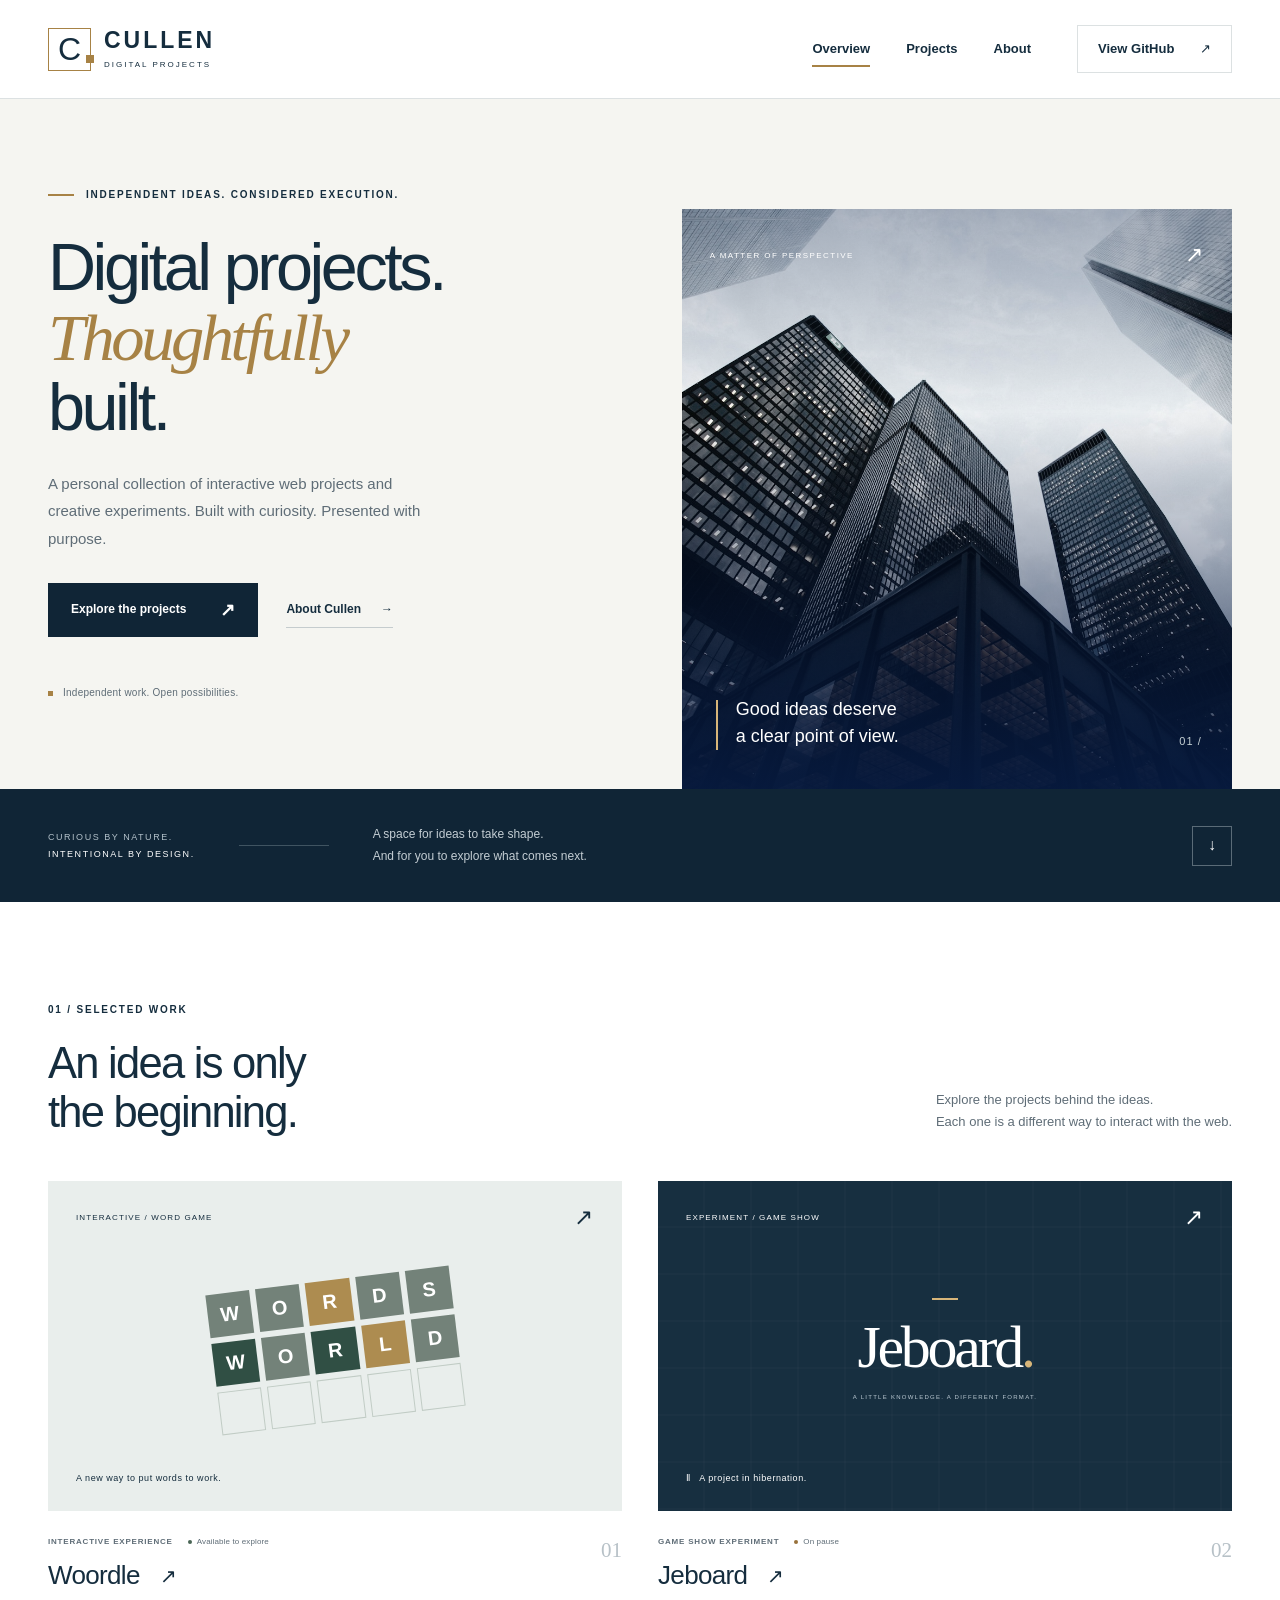
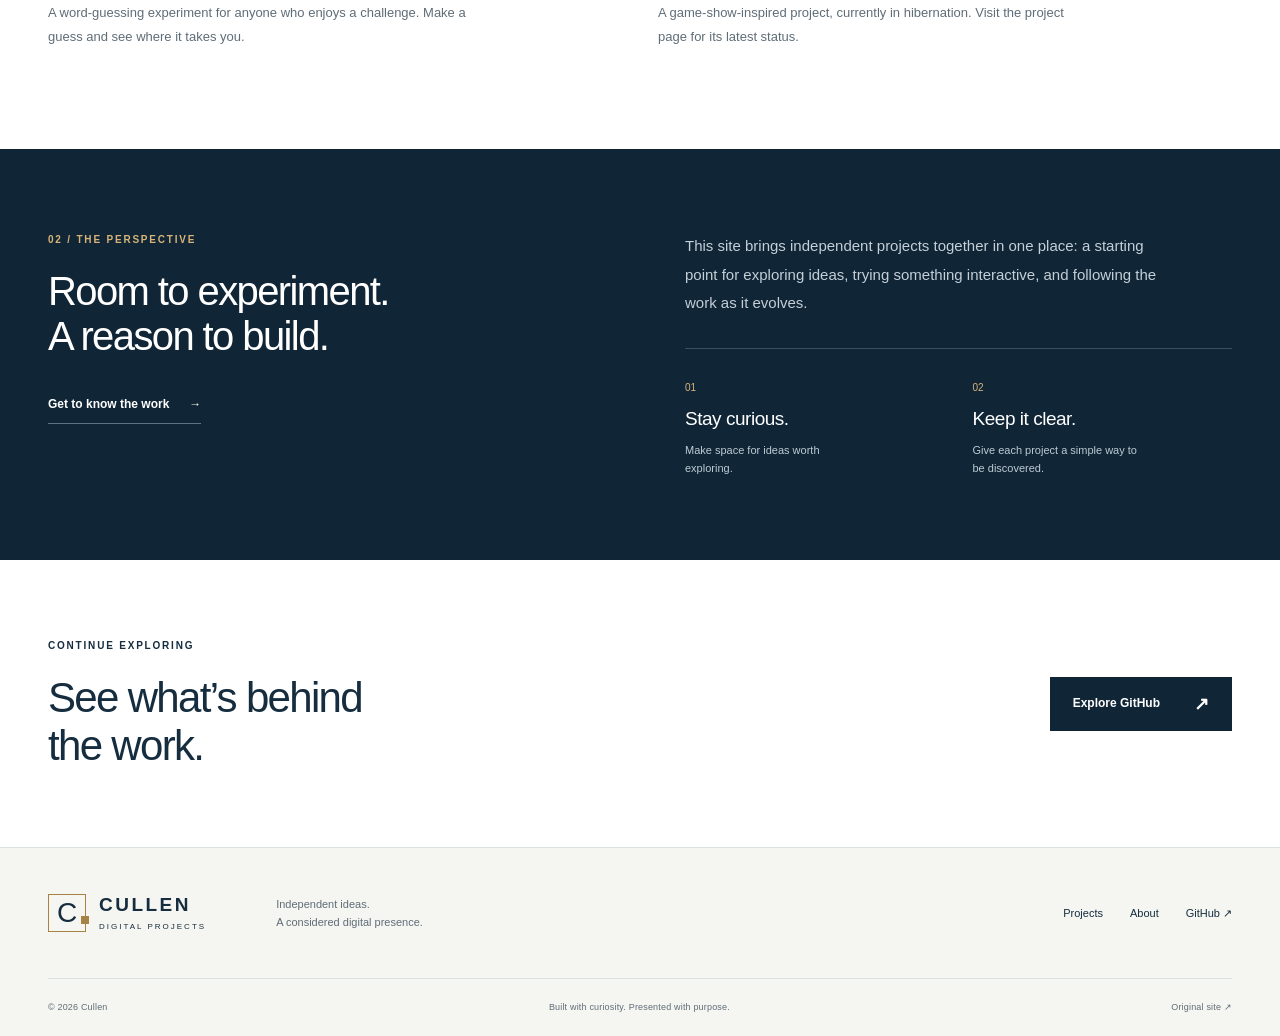
<file: index.html>
﻿<!doctype html>
<html lang="en"><head>
<meta charset="utf-8"><meta name="viewport" content="width=device-width, initial-scale=1">
<meta name="description" content="Explore Cullen's independent digital projects, interactive web experiences, and creative experiments.">
<meta name="theme-color" content="#102536"><meta property="og:title" content="Cullen — Digital projects. Thoughtfully built."><meta property="og:description" content="Independent ideas, interactive projects, and a considered approach to the web."><meta property="og:type" content="website"><meta property="og:url" content="https://cullenk2atwit.github.io/"><meta property="og:image" content="https://cullenk2atwit.github.io/assets/architecture.jpg">
<title>Cullen — Digital Projects</title><link rel="icon" href="assets/favicon.svg" type="image/svg+xml"><link rel="stylesheet" href="styles.css"><script src="script.js" defer></script>
</head><body>
<a class="skip-link" href="#main">Skip to content</a>
<header class="site-header"><div class="container header-inner">
<a class="brand" href="index.html" aria-label="Cullen home"><span class="brand-mark" aria-hidden="true">C<i></i></span><span>CULLEN<small>DIGITAL PROJECTS</small></span></a>
<button class="menu-toggle" type="button" aria-controls="primary-nav" aria-expanded="false" hidden>Menu <span aria-hidden="true">+</span></button>
<nav class="primary-nav" id="primary-nav" aria-label="Main navigation"><a href="index.html" aria-current="page">Overview</a><a href="#projects">Projects</a><a href="about.html">About</a><a class="nav-cta" href="https://github.com/cullenk2atwit">View GitHub <span aria-hidden="true">↗</span></a></nav>
</div></header>
<main id="main">
<section class="hero" aria-labelledby="hero-title"><div class="container hero-grid"><div class="hero-copy">
<p class="eyebrow"><i></i> INDEPENDENT IDEAS. CONSIDERED EXECUTION.</p>
<h1 id="hero-title">Digital projects.<br><em>Thoughtfully</em><br>built.</h1>
<p class="hero-description">A personal collection of interactive web projects and creative experiments. Built with curiosity. Presented with purpose.</p>
<div class="button-row"><a class="button" href="#projects">Explore the projects <span aria-hidden="true">↗</span></a><a class="text-link" href="about.html">About Cullen <span aria-hidden="true">→</span></a></div>
<p class="hero-note"><i></i>Independent work. Open possibilities.</p></div>
<div class="hero-visual"><img src="assets/architecture.jpg" width="1600" height="1067" alt="Looking upward between glass towers toward an open sky" fetchpriority="high"><div class="visual-topline"><span>A MATTER OF PERSPECTIVE</span><span aria-hidden="true">↗</span></div><div class="visual-caption"><i></i><p>Good ideas deserve<br><strong>a clear point of view.</strong></p><span class="caption-index" aria-hidden="true">01 /</span></div></div>
</div></section>
<div class="intro-strip"><div class="container intro-strip-inner"><p>CURIOUS BY NATURE.<br><strong>INTENTIONAL BY DESIGN.</strong></p><span class="strip-line" aria-hidden="true"></span><p>A space for ideas to take shape.<br>And for you to explore what comes next.</p><a href="#projects" aria-label="Scroll to selected projects">↓</a></div></div>
<section class="section projects-section" id="projects" aria-labelledby="projects-title"><div class="container">
<div class="section-heading"><div><p class="eyebrow">01 / SELECTED WORK</p><h2 id="projects-title">An idea is only<br>the beginning.</h2></div><p>Explore the projects behind the ideas.<br>Each one is a different way to interact with the web.</p></div>
<div class="projects-grid">
<article class="project"><a class="project-art word-art" href="https://cullenk2atwit.github.io/worldle/" aria-label="Open Woordle, an interactive word game"><div class="art-meta"><span>INTERACTIVE / WORD GAME</span><span aria-hidden="true">↗</span></div><div class="word-board" aria-hidden="true"><span>W</span><span>O</span><span class="gold">R</span><span>D</span><span>S</span><span class="green">W</span><span>O</span><span class="green">R</span><span class="gold">L</span><span>D</span><span class="outline"></span><span class="outline"></span><span class="outline"></span><span class="outline"></span><span class="outline"></span></div><span class="art-label">A new way to put words to work.</span></a>
<div class="project-detail"><div><p class="project-type">INTERACTIVE EXPERIENCE <span class="status"><i></i>Available to explore</span></p><h3><a href="https://cullenk2atwit.github.io/worldle/">Woordle <span aria-hidden="true">↗</span></a></h3><p>A word-guessing experiment for anyone who enjoys a challenge. Make a guess and see where it takes you.</p></div><span class="project-number" aria-hidden="true">01</span></div></article>
<article class="project"><a class="project-art jeboard-art" href="https://cullenk2atwit.github.io/Jeboard/" aria-label="Visit Jeboard, currently on pause"><div class="art-meta"><span>EXPERIMENT / GAME SHOW</span><span aria-hidden="true">↗</span></div><div class="jeboard-identity" aria-hidden="true"><i></i><span>Jeboard<b>.</b></span><small>A LITTLE KNOWLEDGE. A DIFFERENT FORMAT.</small></div><span class="art-label">Ⅱ &nbsp; A project in hibernation.</span></a>
<div class="project-detail"><div><p class="project-type">GAME SHOW EXPERIMENT <span class="status paused"><i></i>On pause</span></p><h3><a href="https://cullenk2atwit.github.io/Jeboard/">Jeboard <span aria-hidden="true">↗</span></a></h3><p>A game-show-inspired project, currently in hibernation. Visit the project page for its latest status.</p></div><span class="project-number" aria-hidden="true">02</span></div></article>
</div></div></section>
<section class="perspective-section" aria-labelledby="perspective-title"><div class="container perspective-grid"><div><p class="eyebrow">02 / THE PERSPECTIVE</p><h2 id="perspective-title">Room to experiment.<br>A reason to build.</h2><a class="text-link light-link" href="about.html">Get to know the work <span aria-hidden="true">→</span></a></div><div class="perspective-copy"><p>This site brings independent projects together in one place: a starting point for exploring ideas, trying something interactive, and following the work as it evolves.</p><div class="principles"><div><span>01</span><h3>Stay curious.</h3><p>Make space for ideas worth exploring.</p></div><div><span>02</span><h3>Keep it clear.</h3><p>Give each project a simple way to be discovered.</p></div></div></div></div></section>
<section class="container closing-section" aria-labelledby="closing-title"><div><p class="eyebrow">CONTINUE EXPLORING</p><h2 id="closing-title">See what’s behind<br>the work.</h2></div><a class="button" href="https://github.com/cullenk2atwit">Explore GitHub <span aria-hidden="true">↗</span></a></section>
</main>
<footer class="site-footer"><div class="container footer-top"><a class="brand" href="index.html"><span class="brand-mark" aria-hidden="true">C<i></i></span><span>CULLEN<small>DIGITAL PROJECTS</small></span></a><p>Independent ideas.<br>A considered digital presence.</p><nav aria-label="Footer navigation"><a href="#projects">Projects</a><a href="about.html">About</a><a href="https://github.com/cullenk2atwit">GitHub ↗</a></nav></div><div class="container footer-bottom"><span>© <span data-year>2026</span> Cullen</span><span>Built with curiosity. Presented with purpose.</span><a href="archive.html">Original site ↗</a></div></footer>
</body></html>
</file>
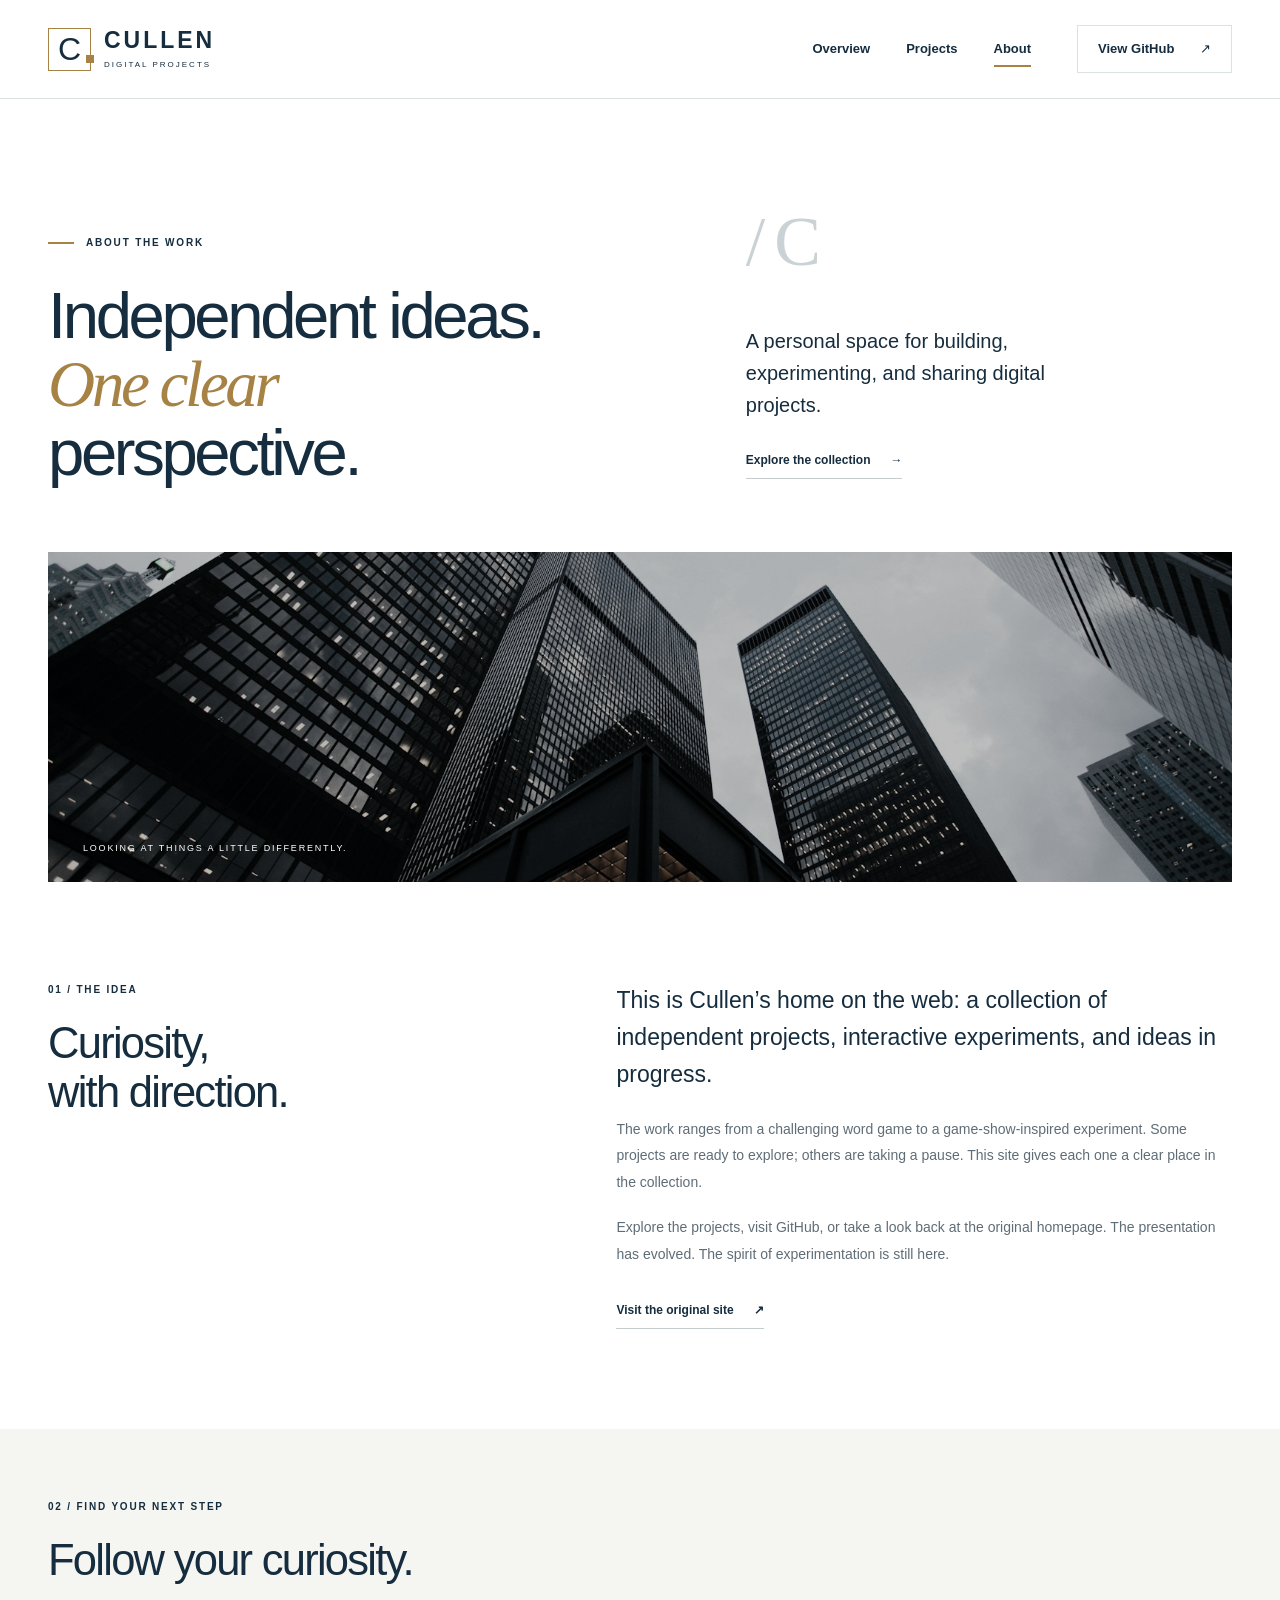
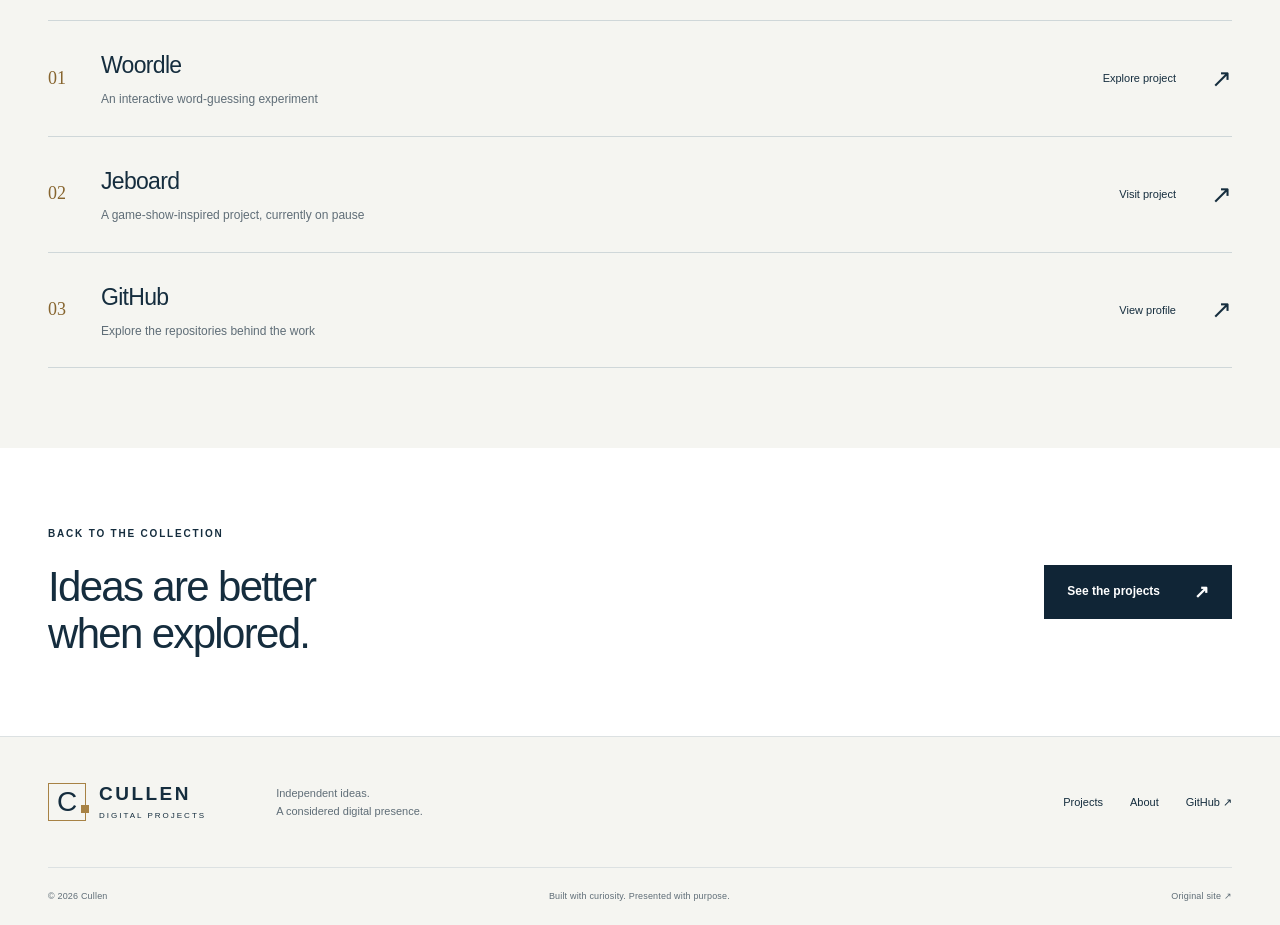
<file: about.html>
﻿<!doctype html>
<html lang="en"><head><meta charset="utf-8"><meta name="viewport" content="width=device-width, initial-scale=1"><meta name="description" content="A closer look at Cullen's independent web projects and the ideas behind this digital collection."><meta name="theme-color" content="#102536"><title>About — Cullen Digital Projects</title><link rel="icon" href="assets/favicon.svg" type="image/svg+xml"><link rel="stylesheet" href="styles.css"><script src="script.js" defer></script></head><body>
<a class="skip-link" href="#main">Skip to content</a>

<header class="site-header"><div class="container header-inner">
<a class="brand" href="index.html" aria-label="Cullen home"><span class="brand-mark" aria-hidden="true">C<i></i></span><span>CULLEN<small>DIGITAL PROJECTS</small></span></a>
<button class="menu-toggle" type="button" aria-controls="primary-nav" aria-expanded="false" hidden>Menu <span aria-hidden="true">+</span></button>
<nav class="primary-nav" id="primary-nav" aria-label="Main navigation"><a href="index.html">Overview</a><a href="index.html#projects">Projects</a><a href="about.html" aria-current="page">About</a><a class="nav-cta" href="https://github.com/cullenk2atwit">View GitHub <span aria-hidden="true">↗</span></a></nav>
</div></header>
<main id="main">
<section class="about-hero container" aria-labelledby="about-title"><div><p class="eyebrow"><i></i> ABOUT THE WORK</p><h1 id="about-title">Independent ideas.<br><em>One clear</em><br>perspective.</h1></div><div class="about-intro"><span class="section-number" aria-hidden="true">/ C</span><p>A personal space for building, experimenting, and sharing digital projects.</p><a class="text-link" href="index.html#projects">Explore the collection <span aria-hidden="true">→</span></a></div></section>
<div class="about-image container"><img src="assets/architecture.jpg" width="1600" height="1067" alt="Glass architecture framing an open sky"><span>LOOKING AT THINGS A LITTLE DIFFERENTLY.</span></div>
<section class="section container about-story" aria-labelledby="story-title"><div><p class="eyebrow">01 / THE IDEA</p><h2 id="story-title">Curiosity,<br>with direction.</h2></div><div><p class="lead">This is Cullen’s home on the web: a collection of independent projects, interactive experiments, and ideas in progress.</p><p>The work ranges from a challenging word game to a game-show-inspired experiment. Some projects are ready to explore; others are taking a pause. This site gives each one a clear place in the collection.</p><p>Explore the projects, visit GitHub, or take a look back at the original homepage. The presentation has evolved. The spirit of experimentation is still here.</p><a class="text-link" href="archive.html">Visit the original site <span aria-hidden="true">↗</span></a></div></section>
<section class="about-directory" aria-labelledby="directory-title"><div class="container"><p class="eyebrow">02 / FIND YOUR NEXT STEP</p><h2 id="directory-title">Follow your curiosity.</h2><a class="directory-row" href="https://cullenk2atwit.github.io/worldle/"><span class="directory-number">01</span><span><strong>Woordle</strong><small>An interactive word-guessing experiment</small></span><span class="directory-status">Explore project</span><span aria-hidden="true">↗</span></a><a class="directory-row" href="https://cullenk2atwit.github.io/Jeboard/"><span class="directory-number">02</span><span><strong>Jeboard</strong><small>A game-show-inspired project, currently on pause</small></span><span class="directory-status">Visit project</span><span aria-hidden="true">↗</span></a><a class="directory-row" href="https://github.com/cullenk2atwit"><span class="directory-number">03</span><span><strong>GitHub</strong><small>Explore the repositories behind the work</small></span><span class="directory-status">View profile</span><span aria-hidden="true">↗</span></a></div></section>
<section class="container closing-section" aria-labelledby="closing-title"><div><p class="eyebrow">BACK TO THE COLLECTION</p><h2 id="closing-title">Ideas are better<br>when explored.</h2></div><a class="button" href="index.html#projects">See the projects <span aria-hidden="true">↗</span></a></section>
</main>

<footer class="site-footer"><div class="container footer-top"><a class="brand" href="index.html"><span class="brand-mark" aria-hidden="true">C<i></i></span><span>CULLEN<small>DIGITAL PROJECTS</small></span></a><p>Independent ideas.<br>A considered digital presence.</p><nav aria-label="Footer navigation"><a href="index.html#projects">Projects</a><a href="about.html">About</a><a href="https://github.com/cullenk2atwit">GitHub ↗</a></nav></div><div class="container footer-bottom"><span>© <span data-year>2026</span> Cullen</span><span>Built with curiosity. Presented with purpose.</span><a href="archive.html">Original site ↗</a></div></footer>
</body></html>
</file>
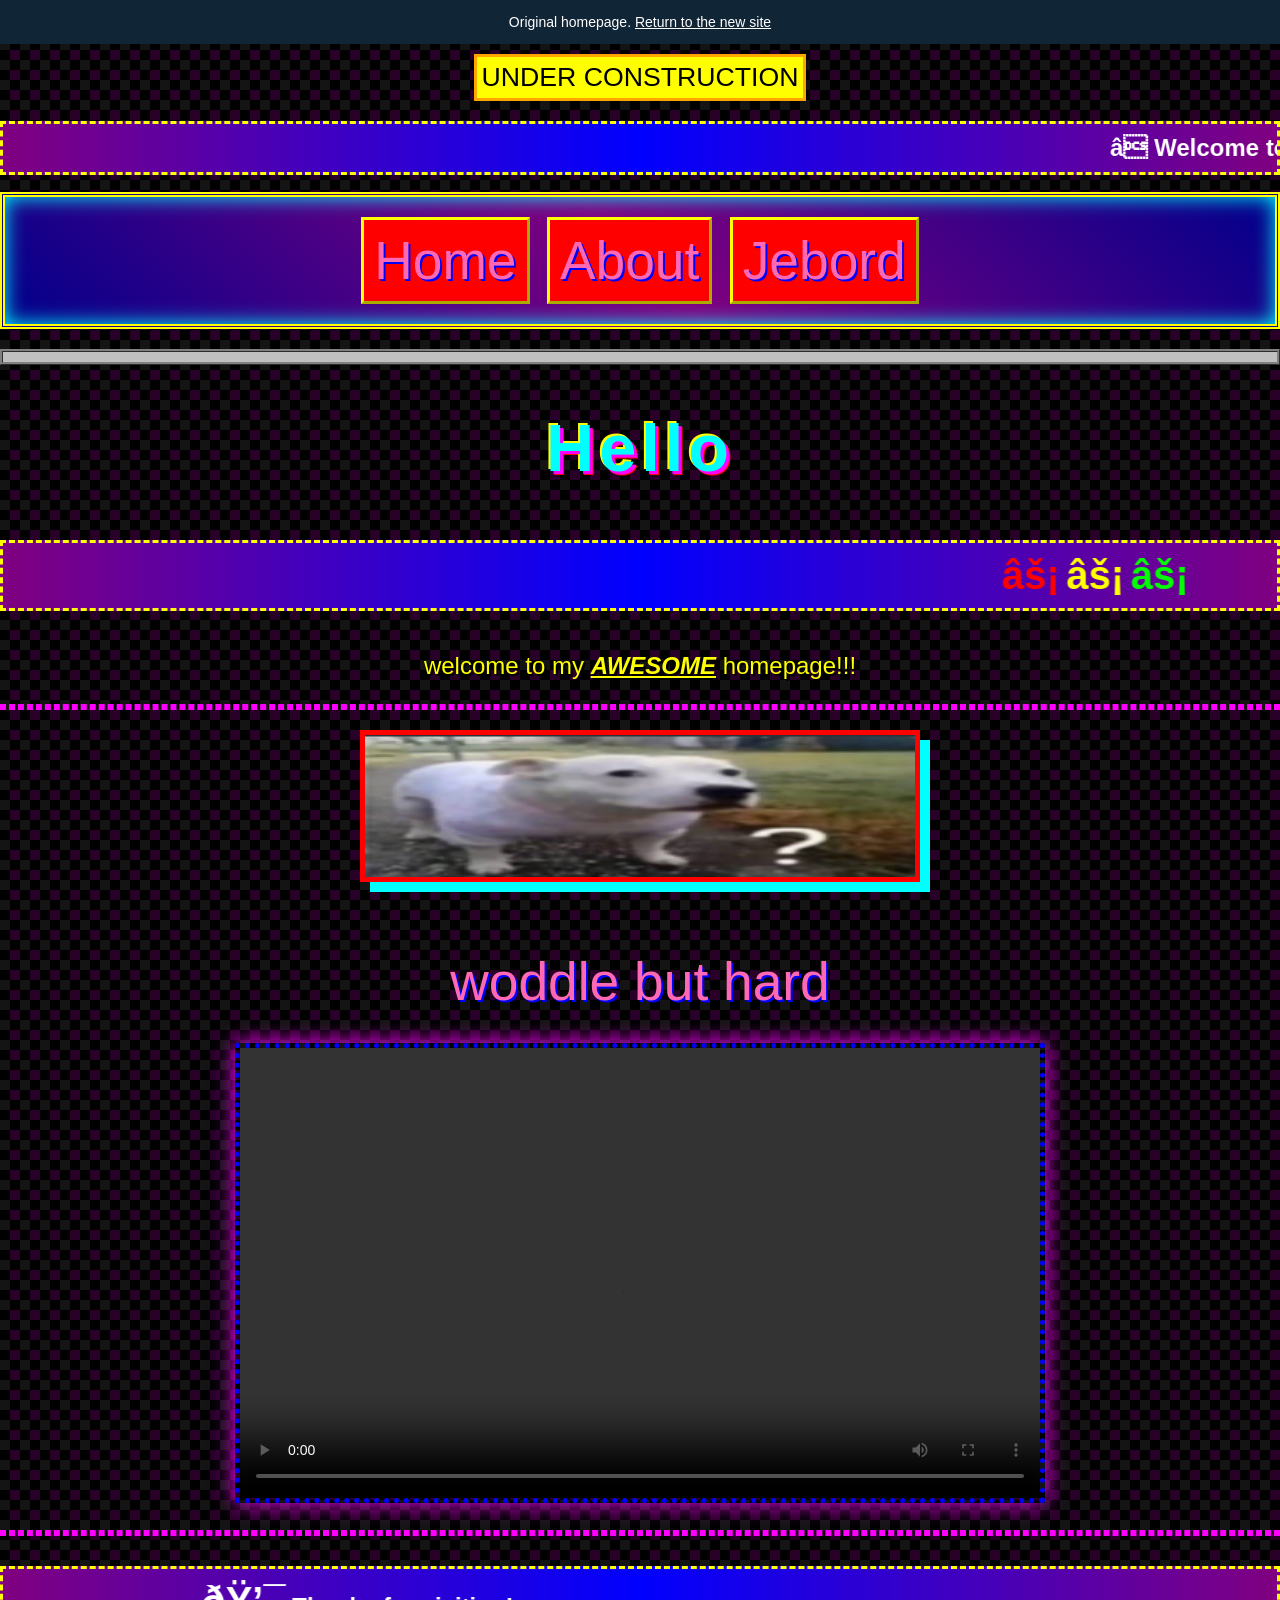
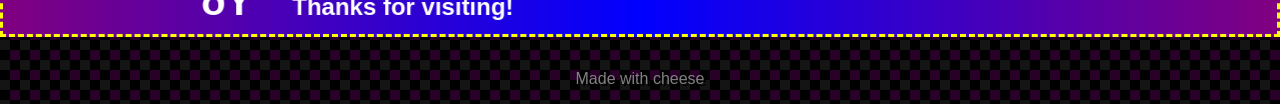
<file: archive.html>
﻿<!DOCTYPE html>
<html lang="en">
<head>
    <meta charset="UTF-8">
    <meta name="robots" content="noindex"><title>ðŸŒŸ websit ðŸŒŸ</title>
    <style>
        body {
            background: black url('data:image/svg+xml;utf8,<svg xmlns="http://www.w3.org/2000/svg" width="20" height="20"><rect fill="rgb(20,20,20)" width="10" height="10"/><rect fill="rgb(40,0,40)" x="10" y="10" width="10" height="10"/></svg>');
            color: lime;
            font-family: "Comic Sans MS", cursive, sans-serif;
            font-size: 20pt;
            text-align: center;
            margin: 0;
            padding: 0;
            cursor: url('data:image/svg+xml;utf8,<svg xmlns="http://www.w3.org/2000/svg" width="16" height="16"><text y="14" font-size="14">ðŸ‘†</text></svg>'), auto;
        }
        
        .construction {
            background: yellow;
            color: black;
            padding: 5px;
            border: 3px solid orange;
            display: inline-block;
            margin: 10px;
            animation: shake 0.5s infinite;
        }
        
        @keyframes shake {
            0%, 100% { transform: rotate(-2deg); }
            50% { transform: rotate(2deg); }
        }
        
        h1 {
            color: cyan;
            font-size: 50pt;
            text-shadow: 3px 3px magenta, -2px -2px yellow, 4px 4px red;
            animation: blink 1s infinite, rainbow 3s infinite;
            letter-spacing: 5px;
        }
        
        @keyframes rainbow {
            0% { color: cyan; }
            25% { color: lime; }
            50% { color: yellow; }
            75% { color: magenta; }
            100% { color: cyan; }
        }
        
        p {
            font-size: 18pt;
            color: yellow;
            text-shadow: 2px 2px black;
        }
        
        a {
            color: hotpink;
            text-decoration: none;
            font-size: 40pt;
            text-shadow: 2px 2px blue;
        }
        
        a:hover {
            color: lime;
            text-decoration: underline;
            animation: blink 0.3s infinite;
        }
        
        img {
            border: 5px solid red;
            box-shadow: 10px 10px 0px cyan;
            animation: float 3s ease-in-out infinite;
        }
        
        @keyframes float {
            0%, 100% { transform: translateY(0px); }
            50% { transform: translateY(-20px); }
        }
        
        marquee {
            color: white;
            background: linear-gradient(90deg, purple, blue, purple);
            font-size: 18pt;
            padding: 10px;
            margin: 10px 0;
            border: 3px dashed yellow;
            font-weight: bold;
        }
        
        video {
            border: 5px dotted blue;
            box-shadow: 0 0 20px magenta;
        }
        
        @keyframes blink {
            0%, 100% { opacity: 1; }
            50% { opacity: 0; }
        }
        
        nav {
            background: linear-gradient(45deg, darkblue, purple, darkblue);
            padding: 15px;
            margin-bottom: 20px;
            border: 5px double yellow;
            box-shadow: inset 0 0 20px cyan;
        }
        
        nav a {
            display: inline-block;
            background: red;
            padding: 10px;
            margin: 5px;
            border: 3px outset yellow;
            animation: pulse 2s infinite;
        }
        
        @keyframes pulse {
            0%, 100% { transform: scale(1); }
            50% { transform: scale(1.1); }
        }
        
        .counter {
            background: black;
            color: lime;
            border: 3px solid lime;
            padding: 10px;
            display: inline-block;
            font-size: 16pt;
            margin: 20px;
            font-family: "Courier New", monospace;
        }
        
        .geocities-banner {
            background: silver;
            border: 3px ridge gray;
            padding: 5px;
            margin: 10px 0;
            font-size: 12pt;
            color: black;
        }
        
        .sparkle {
            display: inline-block;
            animation: spin 2s linear infinite;
        }
        
        @keyframes spin {
            from { transform: rotate(0deg); }
            to { transform: rotate(360deg); }
        }
        
        hr {
            border: 3px dashed magenta;
            margin: 20px 0;
        }
        
        .webring {
            background: darkgreen;
            color: yellow;
            padding: 15px;
            border: 5px ridge lime;
            margin: 20px auto;
            max-width: 600px;
            font-size: 14pt;
        }
    </style>
</head>
<body><div style="font:14px Arial,sans-serif;background:#102536;color:white;padding:14px">Original homepage. <a href="index.html" style="font:14px Arial,sans-serif;color:#fff;text-shadow:none;text-decoration:underline">Return to the new site</a></div>
    <div class="construction">UNDER CONSTRUCTION </div>
    
    <marquee behavior="scroll" direction="left" scrollamount="10">
        <span class="sparkle">â­</span> Welcome to the Coolest Website Ever! 
    
    </marquee>
    
    <nav>
        <a href="index.html">Home</a>
        <a href="about.html"> About</a>
        <a href="https://cullenk2atwit.github.io/Jeboard/"> Jebord</a>
    </nav>
    
    <div class="geocities-banner">
        
    </div>
 
    <h1>Hello </h1>
    
    <marquee behavior="alternate" scrollamount="5">
        <span style="color: red; font-size: 30pt;">âš¡</span>
        <span style="color: yellow; font-size: 30pt;">âš¡</span>
        <span style="color: lime; font-size: 30pt;">âš¡</span>
    </marquee>
    
    <p>welcome to my <b><i><u>AWESOME</u></i></b> homepage!!!</p>
    
    <hr>
    
    <img src="https://cullenk2atwit.github.io/dog.png" alt="dog" width="550" height="142">
    
    <br><br>
    
    
    <br>
    
    <a href="https://cullenk2atwit.github.io/worldle/"> woddle but hard </a>
    
    <br><br>
    
    <video width="800" height="450" controls>
        <source src="https://cullenk2atwit.github.io/DAMN.mp4" type="video/mp4">
        Your browser does not support the video tag.
    </video>
    
    <hr>
    
    
    <marquee behavior="alternate" direction="right" scrollamount="12">
        <span style="font-size: 30pt;">ðŸ’¯</span> Thanks for visiting! 
    </marquee>
    
    <p style="font-size: 12pt; color: gray;">
        Made with cheese
    </p>
</body>
</html>
</file>
<file: styles.css>
﻿/* Cullen Digital Projects: shared, dependency-free visual system. */
:root{--navy:#102536;--ink:#152d3e;--muted:#5f6d77;--gold:#a78245;--gold-light:#d7b579;--paper:#f5f5f1;--line:#dce1e2}
*{box-sizing:border-box}html{scroll-behavior:smooth;scroll-padding-top:108px}body{margin:0;background:#fff;color:var(--ink);font:16px/1.65 "Segoe UI",Arial,Helvetica,sans-serif;-webkit-font-smoothing:antialiased}a{color:inherit;text-decoration:none}button{font:inherit}img{display:block;max-width:100%}h1,h2,h3,p{margin:0}h1,h2,h3{line-height:1.12;font-weight:500}a:focus-visible,button:focus-visible{outline:3px solid var(--gold);outline-offset:6px}::selection{background:#e5d5b6;color:var(--navy)}.container{width:min(1240px,calc(100% - 96px));margin-inline:auto}.skip-link{position:fixed;left:20px;top:12px;padding:12px 22px;z-index:100;background:var(--navy);color:white;transform:translateY(-170%)}.skip-link:focus{transform:none}.site-header{background:#fffffff9;border-bottom:1px solid var(--line);position:sticky;top:0;z-index:20}.header-inner{display:flex;justify-content:space-between;align-items:center;min-height:98px;gap:32px}.brand{display:inline-flex;align-items:center;gap:13px;font-weight:650;font-size:23px;line-height:1;letter-spacing:.13em}.brand-mark{position:relative;font-size:32px;font-weight:500;width:43px;height:43px;display:grid;place-items:center;border:1px solid var(--gold);letter-spacing:0}.brand-mark i{position:absolute;width:8px;height:8px;right:-4px;bottom:7px;background:var(--gold)}.brand small{display:block;font-size:8px;letter-spacing:.25em;font-weight:500;margin-top:9px}.primary-nav{display:flex;align-items:center;gap:36px;font-size:13px;font-weight:550}.primary-nav>a{position:relative;padding-block:12px}.primary-nav>a:not(.nav-cta):after{content:"";position:absolute;bottom:5px;left:0;right:0;height:2px;background:var(--gold);transform:scaleX(0);transform-origin:left;transition:transform .2s}.primary-nav>a:hover:after,.primary-nav>a[aria-current]:after{transform:scaleX(1)}.primary-nav .nav-cta{border:1px solid var(--line);padding:12px 20px;margin-left:10px}.nav-cta span{margin-left:22px}.nav-cta:hover{border-color:var(--gold)}.menu-toggle{border:1px solid var(--line);background:white;color:var(--ink);padding:9px 15px;cursor:pointer}.menu-toggle span{padding-left:16px}
.hero{background:var(--paper);overflow:hidden}.hero-grid{display:grid;grid-template-columns:1.05fr 1fr;gap:56px;min-height:690px;align-items:center}.hero-copy{padding:62px 0}.eyebrow{font-size:10px;letter-spacing:.18em;font-weight:650;line-height:1.65;text-transform:uppercase;display:flex;align-items:center;gap:12px}.eyebrow>i{width:26px;height:2px;background:var(--gold)}h1{font-size:clamp(54px,5.2vw,76px);letter-spacing:-.052em;line-height:1.05;margin-top:30px}h1 em{font-family:Georgia,"Times New Roman",serif;font-weight:400;color:var(--gold);letter-spacing:-.052em}.hero-description{max-width:390px;color:var(--muted);font-size:15px;line-height:1.85;margin-top:27px}.button-row{display:flex;align-items:center;gap:28px;margin-top:30px}.button{display:inline-flex;align-items:center;justify-content:space-between;gap:34px;padding:16px 23px;font-size:12px;font-weight:600;min-height:54px;background:var(--navy);color:white;transition:background .2s,transform .2s}.button:hover{background:#23475d;transform:translateY(-2px)}.button span{font-size:18px;line-height:1}.text-link{font-size:12px;font-weight:600;display:inline-flex;align-items:center;gap:20px;padding-block:8px;border-bottom:1px solid #c5ccce}.text-link:hover{border-color:var(--gold);color:var(--gold)}.hero-note{display:flex;align-items:center;gap:10px;color:var(--muted);font-size:10px;letter-spacing:.025em;margin-top:48px}.hero-note>i{width:5px;height:5px;background:var(--gold)}.hero-visual{position:relative;height:580px;align-self:end;background:var(--navy)}.hero-visual>img{width:100%;height:100%;object-fit:cover;object-position:47% center;filter:saturate(.35)}.hero-visual:after{content:"";position:absolute;inset:0;background:linear-gradient(180deg,#071c4448,transparent 35%,#071c44e0);pointer-events:none}.visual-topline{position:absolute;inset:28px 28px auto;z-index:1;display:flex;align-items:center;justify-content:space-between;font-size:8px;color:#fff;letter-spacing:.18em}.visual-topline>span:last-child{font-size:22px}.visual-caption{position:absolute;bottom:39px;left:34px;right:30px;display:flex;align-items:flex-end;gap:18px;z-index:1;color:white}.visual-caption>i{height:50px;width:2px;background:var(--gold-light);flex-shrink:0}.visual-caption p{font-size:18px;line-height:1.5;font-weight:300}.visual-caption strong{font-weight:500}.caption-index{margin-left:auto;font-size:11px;letter-spacing:.1em;color:#c5d0d4}.intro-strip{background:var(--navy);color:white}.intro-strip-inner{display:flex;align-items:center;gap:44px;padding-block:35px}.intro-strip p:first-child{font-size:9px;letter-spacing:.17em;line-height:1.9;flex-shrink:0;color:#b3c1ca}.intro-strip strong{font-weight:500;color:#fff}.strip-line{width:90px;height:1px;background:#405461}.intro-strip p:nth-of-type(2){font-size:12px;line-height:1.8;color:#c3cdd3}.intro-strip a{margin-left:auto;border:1px solid #5a6b77;width:40px;height:40px;display:grid;place-items:center}.intro-strip a:hover{background:#294357}
.section{padding-block:100px}.section-heading{display:flex;align-items:flex-end;justify-content:space-between;gap:50px;margin-bottom:44px}h2{font-size:clamp(34px,3.4vw,48px);letter-spacing:-.04em;margin-top:20px;line-height:1.13}.section-heading>p{max-width:330px;font-size:13px;color:var(--muted);padding-bottom:5px}.projects-grid{display:grid;grid-template-columns:1fr 1fr;gap:36px}.project-art{position:relative;height:330px;overflow:hidden;display:flex;flex-direction:column;padding:25px 28px;transition:box-shadow .25s}.project-art:hover{box-shadow:0 12px 28px #10253620}.art-meta{display:flex;justify-content:space-between;align-items:center;font-size:8px;letter-spacing:.14em}.art-meta>span:last-child{font-size:23px;line-height:1}.word-art{background:#e9eeec;color:var(--ink)}.word-board{width:245px;display:grid;grid-template-columns:repeat(5,1fr);gap:6px;margin:auto;transform:rotate(-7deg);transition:transform .3s}.project-art:hover .word-board{transform:rotate(-3deg)}.word-board>span{height:43px;display:grid;place-items:center;font-size:20px;font-weight:600;background:#738279;color:white}.word-board>.green{background:#304f44}.word-board>.gold{background:#ad8c50}.word-board>.outline{background:transparent;border:1px solid #c1ccc5}.art-label{font-size:9px;letter-spacing:.06em;position:relative;z-index:1}.jeboard-art{background:#172f40;color:white}.jeboard-art:before{content:"";position:absolute;inset:0;background:linear-gradient(transparent 96%,#ffffff04 96%),linear-gradient(90deg,transparent 96%,#ffffff04 96%);background-size:47px 47px}.jeboard-identity{display:flex;flex-direction:column;align-items:center;justify-content:center;flex:1;position:relative}.jeboard-identity>i{width:26px;height:2px;background:var(--gold-light);margin-bottom:17px}.jeboard-identity>span{font-family:Georgia,"Times New Roman",serif;font-size:60px;letter-spacing:-.055em;line-height:1}.jeboard-identity b{color:var(--gold-light);font-weight:400}.jeboard-identity small{font-size:6px;letter-spacing:.21em;margin-top:16px;color:#bdcbd4}.project-detail{display:flex;gap:25px;padding-top:24px}.project-type{display:flex;align-items:center;flex-wrap:wrap;gap:10px;font-size:8px;letter-spacing:.1em;font-weight:600;color:var(--muted)}.status{font-size:8px;letter-spacing:.015em;display:inline-flex;align-items:center;gap:5px;margin-left:5px;font-weight:400}.status i{width:4px;height:4px;border-radius:50%;background:#496554}.status.paused i{background:#98713a}h3{font-size:26px;letter-spacing:-.025em;margin-top:13px}.project h3 a{display:inline-flex;gap:20px;align-items:center}.project h3 a span{font-size:20px}.project h3 a:hover{color:var(--gold)}.project-detail>div>p:last-child{font-size:13px;line-height:1.85;color:var(--muted);margin-top:11px;max-width:420px}.project-number{font-family:Georgia,serif;color:#b7c1c7;font-size:21px;line-height:1;margin-left:auto;padding-top:5px}
.perspective-section{background:var(--navy);color:white;padding-block:83px}.perspective-grid{display:grid;grid-template-columns:1fr 1fr;gap:90px}.perspective-section .eyebrow{color:var(--gold-light)}.perspective-section h2{font-size:40px}.light-link{color:white;border-color:#5f7380;margin-top:28px}.perspective-copy>p{font-size:15px;line-height:1.9;color:#c4cfd7;max-width:480px}.principles{display:grid;grid-template-columns:1fr 1fr;gap:28px;border-top:1px solid #3b4f5e;margin-top:30px;padding-top:24px}.principles span{color:var(--gold-light);font-size:10px}.principles h3{font-size:19px;margin-top:9px}.principles p{font-size:11px;color:#bccbd4;margin-top:11px;max-width:170px}.closing-section{padding-block:78px;display:flex;align-items:center;justify-content:space-between;gap:40px}.closing-section h2{font-size:42px}.site-footer{border-top:1px solid var(--line);background:var(--paper)}.footer-top{display:flex;align-items:center;padding-block:46px;gap:70px}.footer-top .brand{font-size:19px}.footer-top .brand-mark{width:38px;height:38px;font-size:28px}.footer-top>p{font-size:11px;color:var(--muted)}.footer-top nav{display:flex;gap:27px;margin-left:auto;font-size:11px}.footer-top nav a:hover,.footer-bottom a:hover{color:var(--gold)}.footer-bottom{border-top:1px solid var(--line);padding-block:21px;display:flex;align-items:center;justify-content:space-between;gap:20px;color:var(--muted);font-size:9px;letter-spacing:.02em}
.about-hero{display:grid;grid-template-columns:1.25fr 1fr;gap:90px;padding-block:85px 65px;align-items:end}.about-hero h1{font-size:clamp(48px,5.1vw,72px)}.about-intro{padding-bottom:8px}.section-number{display:block;font-family:Georgia,serif;font-size:70px;letter-spacing:-.06em;color:#cbd2d5;margin-bottom:25px}.about-intro>p{font-size:20px;line-height:1.6;max-width:330px}.about-intro .text-link{margin-top:22px}.about-image{height:330px;position:relative;overflow:hidden;background:var(--navy)}.about-image img{width:100%;height:100%;object-fit:cover;object-position:center 58%;filter:saturate(.3) brightness(.75)}.about-image>span{position:absolute;left:35px;bottom:26px;font-size:9px;letter-spacing:.2em;color:#fff}.about-story{display:grid;grid-template-columns:1fr 1.3fr;gap:95px}.about-story .lead{font-size:23px;line-height:1.6;margin-bottom:23px;color:var(--ink)}.about-story p:not(.eyebrow):not(.lead){font-size:14px;color:var(--muted);line-height:1.9;margin-bottom:19px}.about-story .text-link{margin-top:6px}.about-directory{padding-block:70px 80px;background:var(--paper)}.about-directory h2{margin-bottom:35px}.directory-row{display:flex;align-items:center;border-top:1px solid #cfd7d9;gap:35px;padding:26px 0}.directory-row:last-child{border-bottom:1px solid #cfd7d9}.directory-number{font-family:Georgia,serif;color:var(--gold);font-size:18px}.directory-row strong{display:block;font-size:23px;font-weight:500;letter-spacing:-.03em}.directory-row small{display:block;font-size:12px;color:var(--muted);margin-top:5px}.directory-status{margin-left:auto;font-size:11px}.directory-row>span:last-child{font-size:25px}.directory-row:hover strong{color:var(--gold)}
@media(min-width:1500px){.hero-grid{min-height:740px}.hero-visual{height:640px}}
@media(max-width:1100px){.container{width:calc(100% - 64px)}.hero-grid{gap:35px;min-height:650px}.hero-visual{height:550px}.hero-copy .eyebrow{font-size:8px}.primary-nav{gap:24px}h1{font-size:60px}.button-row{gap:20px}.button{gap:20px;padding:15px 20px}.perspective-grid{gap:50px}.project-type{font-size:7px;gap:4px}.status{font-size:7px}.footer-top{gap:40px}}
@media(max-width:800px){html{scroll-padding-top:90px}.container{width:calc(100% - 48px)}.header-inner{min-height:80px;gap:18px}.brand{font-size:20px}.brand-mark{width:37px;height:37px;font-size:28px}.primary-nav{gap:18px;font-size:12px}.primary-nav .nav-cta{margin-left:0;padding:9px 12px}.nav-cta span{margin-left:8px}.hero-grid{gap:25px;min-height:595px}h1{font-size:49px}.hero-copy{padding-block:45px}.hero-copy .eyebrow{font-size:7px;gap:8px;letter-spacing:.1em}.hero-description{font-size:13px}.hero-visual{height:510px}.hero-note{margin-top:29px;font-size:8px}.button-row{align-items:flex-start;flex-direction:column;gap:10px;margin-top:23px}.visual-caption{left:22px;bottom:28px;right:20px;gap:12px}.visual-caption p{font-size:16px}.caption-index{display:none}.visual-topline{inset:20px 20px auto;font-size:6px}.intro-strip-inner{gap:25px;padding-block:28px}.strip-line{width:40px}.section{padding-block:70px}.section-heading{gap:30px}.section-heading>p{max-width:245px;font-size:12px}.projects-grid{gap:24px}.project-art{height:280px;padding:20px}.word-board{width:210px;gap:5px}.word-board>span{height:37px;font-size:18px}.art-meta{font-size:6px}.art-label{font-size:8px}.jeboard-identity>span{font-size:47px}.jeboard-identity small{font-size:5px}.project-type{gap:7px}.status{margin-left:0}.project-number{display:none}.project-detail{padding-top:20px}.project-detail>div>p:last-child{font-size:12px}.perspective-section{padding-block:65px}.perspective-grid{gap:35px}.perspective-section h2{font-size:33px}.perspective-copy>p{font-size:13px}.principles{gap:15px}.principles h3{font-size:17px}.closing-section{padding-block:60px}.closing-section h2{font-size:36px}.footer-top{gap:25px;flex-wrap:wrap}.footer-top>p{font-size:10px}.footer-top nav{gap:18px}.about-hero{gap:40px;padding-block:60px}.about-hero h1{font-size:53px}.about-intro>p{font-size:17px}.about-story{gap:45px}.about-story .lead{font-size:20px}.about-image{height:280px}}
@media(max-width:600px){.container{width:calc(100% - 40px)}.header-inner{min-height:78px;flex-wrap:wrap;padding-block:16px}.brand{font-size:19px;gap:11px}.brand small{font-size:7px}.menu-toggle:not([hidden]){display:block}.primary-nav{display:flex;width:100%;flex-direction:column;align-items:stretch;gap:0;padding:10px 0 4px;border-top:1px solid var(--line)}.primary-nav>a{padding:13px 2px}.primary-nav>a:after{display:none}.primary-nav>a[aria-current]{color:#87652f}.primary-nav .nav-cta{margin-top:8px;display:flex;justify-content:space-between;padding:11px 14px}.js .primary-nav{display:none}.js .primary-nav.is-open{display:flex}.hero-grid{display:flex;flex-direction:column;gap:0;align-items:stretch;min-height:0}.hero-copy{padding-block:47px 40px}.hero-copy .eyebrow{font-size:8px;letter-spacing:.1em}.hero h1{font-size:clamp(51px,12.2vw,70px);margin-top:24px}.hero-description{font-size:14px;max-width:360px;margin-top:24px}.button-row{flex-direction:row;align-items:center;gap:24px;margin-top:26px}.button{font-size:11px;padding:15px 19px;gap:25px;min-height:52px}.button-row .text-link{font-size:11px;gap:10px}.hero-note{font-size:9px;margin-top:29px}.hero-visual{height:390px;width:100%;align-self:auto}.hero-visual>img{object-position:center 55%}.visual-topline{font-size:7px}.visual-caption p{font-size:19px}.visual-caption{bottom:30px;left:27px}.caption-index{display:block}.intro-strip-inner{gap:20px;flex-wrap:wrap;padding-block:26px}.intro-strip p:first-child{font-size:8px}.intro-strip p:nth-of-type(2){font-size:10px;max-width:165px}.intro-strip .strip-line{display:none}.intro-strip a{width:32px;height:32px;margin-left:auto}.section{padding-block:59px}.section-heading{display:block;margin-bottom:30px}.section-heading>p{margin-top:22px;max-width:330px;font-size:13px}.eyebrow{font-size:9px}h2{font-size:37px;margin-top:16px}.projects-grid{grid-template-columns:1fr;gap:42px}.project-art{height:300px;padding:23px}.art-meta{font-size:7px}.word-board{width:220px}.word-board>span{height:39px}.jeboard-identity>span{font-size:58px}.jeboard-identity small{font-size:6px}.art-label{font-size:9px}.project-detail{padding-top:20px}.project-type,.status{font-size:8px}.status{margin-left:7px}.project-number{display:block}.project-detail>div>p:last-child{font-size:13px}.perspective-section{padding-block:55px}.perspective-grid{grid-template-columns:1fr;gap:32px}.perspective-section h2{font-size:37px}.light-link{margin-top:23px}.perspective-copy>p{font-size:14px}.principles{gap:25px}.principles h3{font-size:19px}.principles p{font-size:12px}.closing-section{display:block;padding-block:54px}.closing-section h2{font-size:37px}.closing-section>.button{margin-top:27px}.footer-top{padding-block:33px;gap:26px}.footer-top>p{margin-left:auto;max-width:135px;font-size:9px}.footer-top nav{margin-left:0;gap:28px;width:100%;border-top:1px solid var(--line);padding-top:24px;font-size:12px}.footer-bottom{flex-wrap:wrap;padding-block:21px;font-size:9px;row-gap:12px}.footer-bottom>span:nth-child(2){order:3;width:100%}.footer-bottom>a{margin-left:auto}.about-hero{display:block;padding-block:49px 42px}.about-hero h1{font-size:clamp(48px,11.6vw,65px);margin-top:25px}.about-intro{padding-top:30px}.section-number{display:none}.about-intro>p{font-size:18px;max-width:310px}.about-intro .text-link{margin-top:17px}.about-image{height:260px}.about-image>span{left:20px;right:15px;font-size:7px;letter-spacing:.15em}.about-story{grid-template-columns:1fr;gap:30px}.about-story .lead{font-size:21px}.about-directory{padding-block:51px}.about-directory h2{font-size:34px;margin-bottom:27px}.directory-row{gap:18px;padding:23px 0}.directory-row strong{font-size:22px}.directory-row small{font-size:11px;max-width:220px;line-height:1.7}.directory-status{display:none}.directory-row>span:last-child{margin-left:auto}.directory-number{font-size:15px}}
@media(max-width:360px){.button-row{gap:15px}.button-row .button{padding:14px;gap:15px}.hero-copy .eyebrow{font-size:7px}.intro-strip-inner{gap:12px}.intro-strip p:nth-of-type(2){max-width:145px}.footer-top>p{max-width:110px}.project-type{font-size:7px}}
@media(prefers-reduced-motion:reduce){html{scroll-behavior:auto}*,*:before,*:after{transition:none!important;animation:none!important}.project-art:hover .word-board,.button:hover{transform:none}}
.menu-toggle{display:none}@media(max-width:600px){.menu-toggle:not([hidden]){display:block}}
@media(max-width:600px){.hero h1{font-size:clamp(39px,11.7vw,70px)}.about-hero h1{font-size:clamp(32px,10.3vw,65px)}}
.text-link:hover,.project h3 a:hover,.footer-top nav a:hover,.footer-bottom a:hover,.directory-row:hover strong,.directory-number{color:#87652f}.light-link:hover{color:var(--gold-light)}
@media(max-width:600px){.intro-strip a{display:none}.intro-strip-inner{justify-content:space-between;gap:16px}.intro-strip p:first-child{flex:0 1 43%}.intro-strip p:nth-of-type(2){flex:0 1 51%;max-width:none}}
</file>
